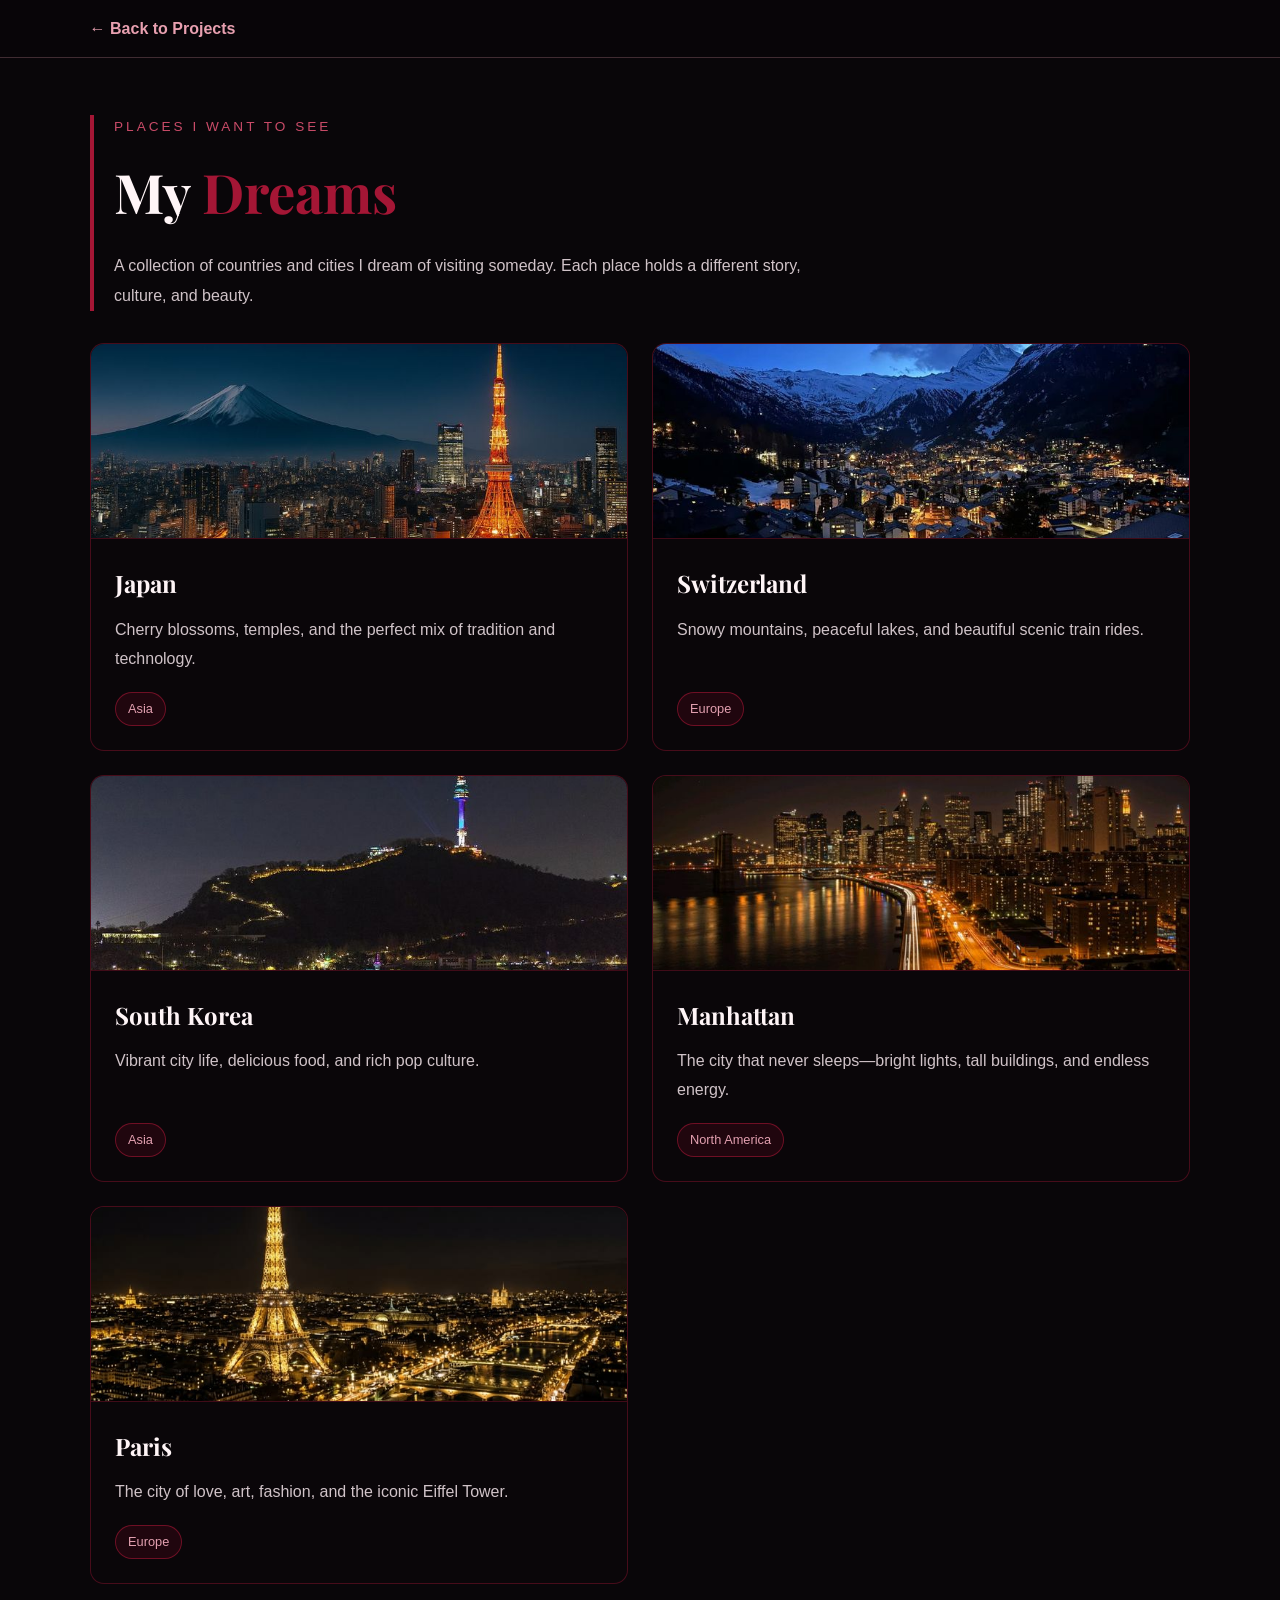
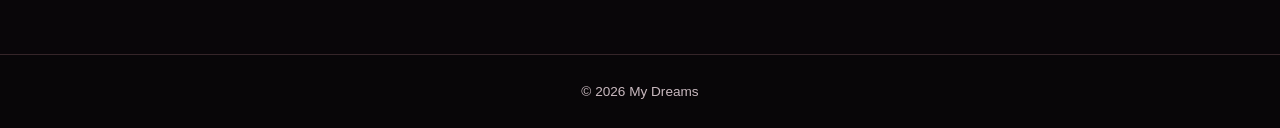
<file: index.html>
<!DOCTYPE html>
<html lang="en">
<head>
    <meta charset="UTF-8">
    <meta name="viewport" content="width=device-width, initial-scale=1.0">
    <title>My Dreams</title>
    <link rel="preconnect" href="https://fonts.googleapis.com">
    <link href="https://fonts.googleapis.com/css2?family=Playfair+Display:wght@400;500;600;700&display=swap" rel="stylesheet">
    <link rel="stylesheet" href="style.css">
</head>
<body style="padding-top: 60px;">

<div style="position: fixed; top: 0; left: 0; width: 100%; padding: 15px 7%; background: rgba(9, 6, 9, 0.95); border-bottom: 1px solid rgba(232, 160, 176, 0.25); z-index: 9999;">
    <a href="https://dyanne-brtz.github.io/MY-PORTFOLIO-ITE/projects.html" style="color: #e8a0b0; text-decoration: none; font-size: 1rem; font-weight: bold; font-family: Arial, sans-serif;">← Back to Projects</a>
</div>

    <main class="page-content">
        <section class="projects-section">
            <div class="projects-header">
                <p class="welcome-text">PLACES I WANT TO SEE</p>
                <h1>My <span>Dreams</span></h1>
                <p class="section-description">
                    A collection of countries and cities I dream of visiting someday. 
                    Each place holds a different story, culture, and beauty.
                </p>
            </div>

            <div class="projects-grid">
                <article class="project-card">
                    <a href="japan.html" style="text-decoration: none; display: block;">
                        <div class="project-image">
                            <img src="japan-cover.jpg" alt="Japan Cover">
                        </div>
                    </a>
                    <div class="project-info">
                        <h2>Japan</h2>
                        <p>Cherry blossoms, temples, and the perfect mix of tradition and technology.</p>
                        <a href="japan.html" class="project-category">Asia</a>
                    </div>
                </article>

                <article class="project-card">
                    <a href="switzerland.html" style="text-decoration: none; display: block;">
                        <div class="project-image">
                            <img src="switzerland-cover.jpg" alt="Switzerland Cover">
                        </div>
                    </a>
                    <div class="project-info">
                        <h2>Switzerland</h2>
                        <p>Snowy mountains, peaceful lakes, and beautiful scenic train rides.</p>
                        <a href="switzerland.html" class="project-category">Europe</a>
                    </div>
                </article>

                <article class="project-card">
                    <a href="south-korea.html" style="text-decoration: none; display: block;">
                        <div class="project-image">
                            <img src="south-korea-cover.jpg" alt="South Korea Cover">
                        </div>
                    </a>
                    <div class="project-info">
                        <h2>South Korea</h2>
                        <p>Vibrant city life, delicious food, and rich pop culture.</p>
                        <a href="south-korea.html" class="project-category">Asia</a>
                    </div>
                </article>

                <article class="project-card">
                    <a href="manhattan.html" style="text-decoration: none; display: block;">
                        <div class="project-image">
                            <img src="manhattan-cover.jpg" alt="Manhattan Cover">
                        </div>
                    </a>
                    <div class="project-info">
                        <h2>Manhattan</h2>
                        <p>The city that never sleeps—bright lights, tall buildings, and endless energy.</p>
                        <a href="manhattan.html" class="project-category">North America</a>
                    </div>
                </article>

                <article class="project-card">
                    <a href="paris.html" style="text-decoration: none; display: block;">
                        <div class="project-image">
                            <img src="paris-cover.jpg" alt="Paris Cover">
                        </div>
                    </a>
                    <div class="project-info">
                        <h2>Paris</h2>
                        <p>The city of love, art, fashion, and the iconic Eiffel Tower.</p>
                        <a href="paris.html" class="project-category">Europe</a>
                    </div>
                </article>
            </div>
        </section>
    </main>

    <footer>
        <p>© 2026 My Dreams</p>
    </footer>
    <script src="theme.js"></script>
</body>
</html>
</file>
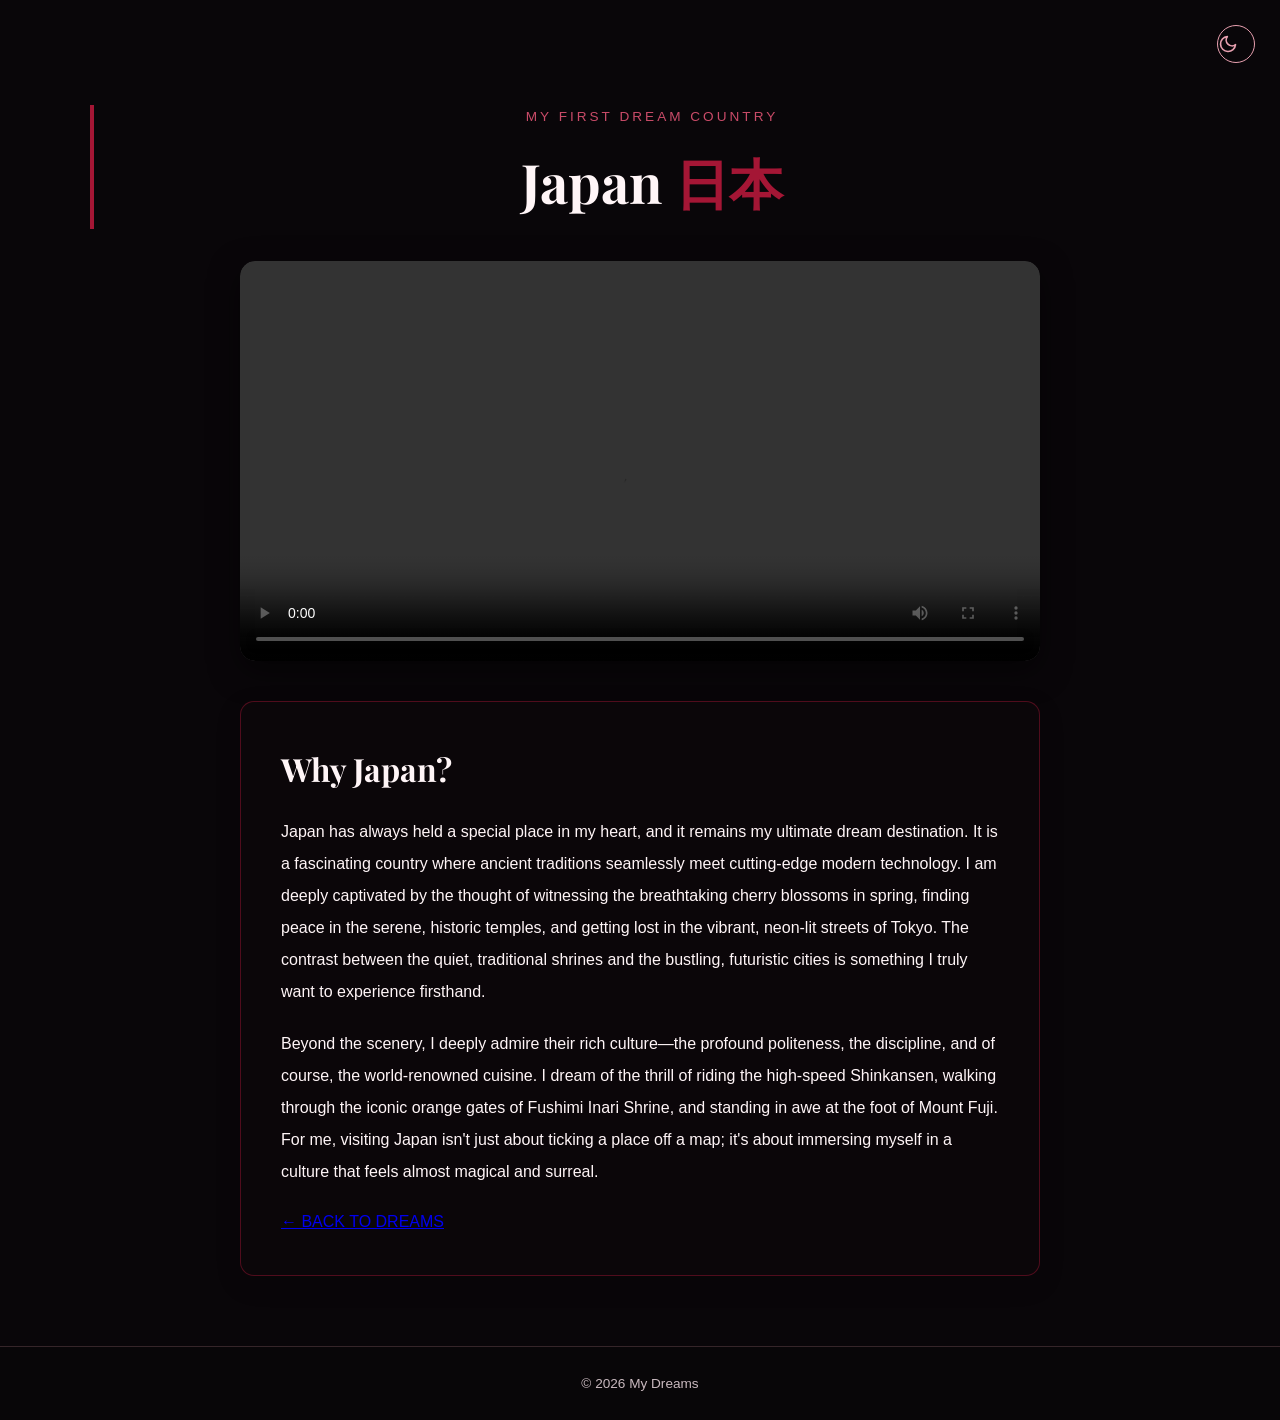
<file: japan.html>
<!DOCTYPE html>
<html lang="en">
<head>
    <meta charset="UTF-8">
    <meta name="viewport" content="width=device-width, initial-scale=1.0">
    <title>My Dream: Japan</title>
    <link rel="preconnect" href="https://fonts.googleapis.com">
    <link href="https://fonts.googleapis.com/css2?family=Playfair+Display:wght@400;500;600;700&display=swap" rel="stylesheet">
    <link rel="stylesheet" href="style.css">
</head>
<body>

<div class="theme-toggle-container">
    <button id="theme-toggle" class="theme-toggle" aria-label="Toggle Theme">
        <svg id="moon-icon" xmlns="http://www.w3.org/2000/svg" width="20" height="20" viewBox="0 0 24 24" fill="none" stroke="currentColor" stroke-width="2" stroke-linecap="round" stroke-linejoin="round"><path d="M21 12.79A9 9 0 1 1 11.21 3 7 7 0 0 0 21 12.79z"></path></svg>
        <svg id="sun-icon" xmlns="http://www.w3.org/2000/svg" width="20" height="20" viewBox="0 0 24 24" fill="none" stroke="currentColor" stroke-width="2" stroke-linecap="round" stroke-linejoin="round" style="display: none;"><circle cx="12" cy="12" r="5"></circle><line x1="12" y1="1" x2="12" y2="3"></line><line x1="12" y1="21" x2="12" y2="23"></line><line x1="4.22" y1="4.22" x2="5.64" y2="5.64"></line><line x1="18.36" y1="18.36" x2="19.78" y2="19.78"></line><line x1="1" y1="12" x2="3" y2="12"></line><line x1="21" y1="12" x2="23" y2="12"></line><line x1="4.22" y1="19.78" x2="5.64" y2="18.36"></line><line x1="18.36" y1="5.64" x2="19.78" y2="4.22"></line></svg>
    </button>
</div>

<main class="page-content" style="padding-top: 50px;">
    <section class="projects-section">
        <div class="projects-header" style="text-align: center;">
            <p class="welcome-text">MY FIRST DREAM COUNTRY</p>
            <h1>Japan <span>日本</span></h1>
        </div>
        <div style="max-width: 800px; margin: 0 auto;">
            <div style="margin-bottom: 40px; border-radius: 15px; overflow: hidden; box-shadow: 0 10px 30px rgba(0,0,0,0.5);">
                <video width="100%" controls style="display: block; width: 100%; border-radius: 15px;">
                    <source src="japan-video.mp4" type="video/mp4">
                </video>
            </div>
            <div class="about-card" style="padding: 40px;">
                <h2 style="font-family: 'Playfair Display', serif; font-size: 2rem; margin-bottom: 20px;">Why Japan?</h2>
                <p style="line-height: 2; margin-bottom: 20px;">
                    Japan has always held a special place in my heart, and it remains my ultimate dream destination. It is a fascinating country where ancient traditions seamlessly meet cutting-edge modern technology. I am deeply captivated by the thought of witnessing the breathtaking cherry blossoms in spring, finding peace in the serene, historic temples, and getting lost in the vibrant, neon-lit streets of Tokyo. The contrast between the quiet, traditional shrines and the bustling, futuristic cities is something I truly want to experience firsthand.
                </p>
                <p style="line-height: 2; margin-bottom: 20px;">
                    Beyond the scenery, I deeply admire their rich culture—the profound politeness, the discipline, and of course, the world-renowned cuisine. I dream of the thrill of riding the high-speed Shinkansen, walking through the iconic orange gates of Fushimi Inari Shrine, and standing in awe at the foot of Mount Fuji. For me, visiting Japan isn't just about ticking a place off a map; it's about immersing myself in a culture that feels almost magical and surreal.
                </p>
                <a href="index.html" class="view-project" style="margin-top: 20px;">← BACK TO DREAMS</a>
            </div>
        </div>
    </section>
</main>
<footer><p>© 2026 My Dreams</p></footer>
<script src="theme.js"></script>
</body>
</html>
</file>
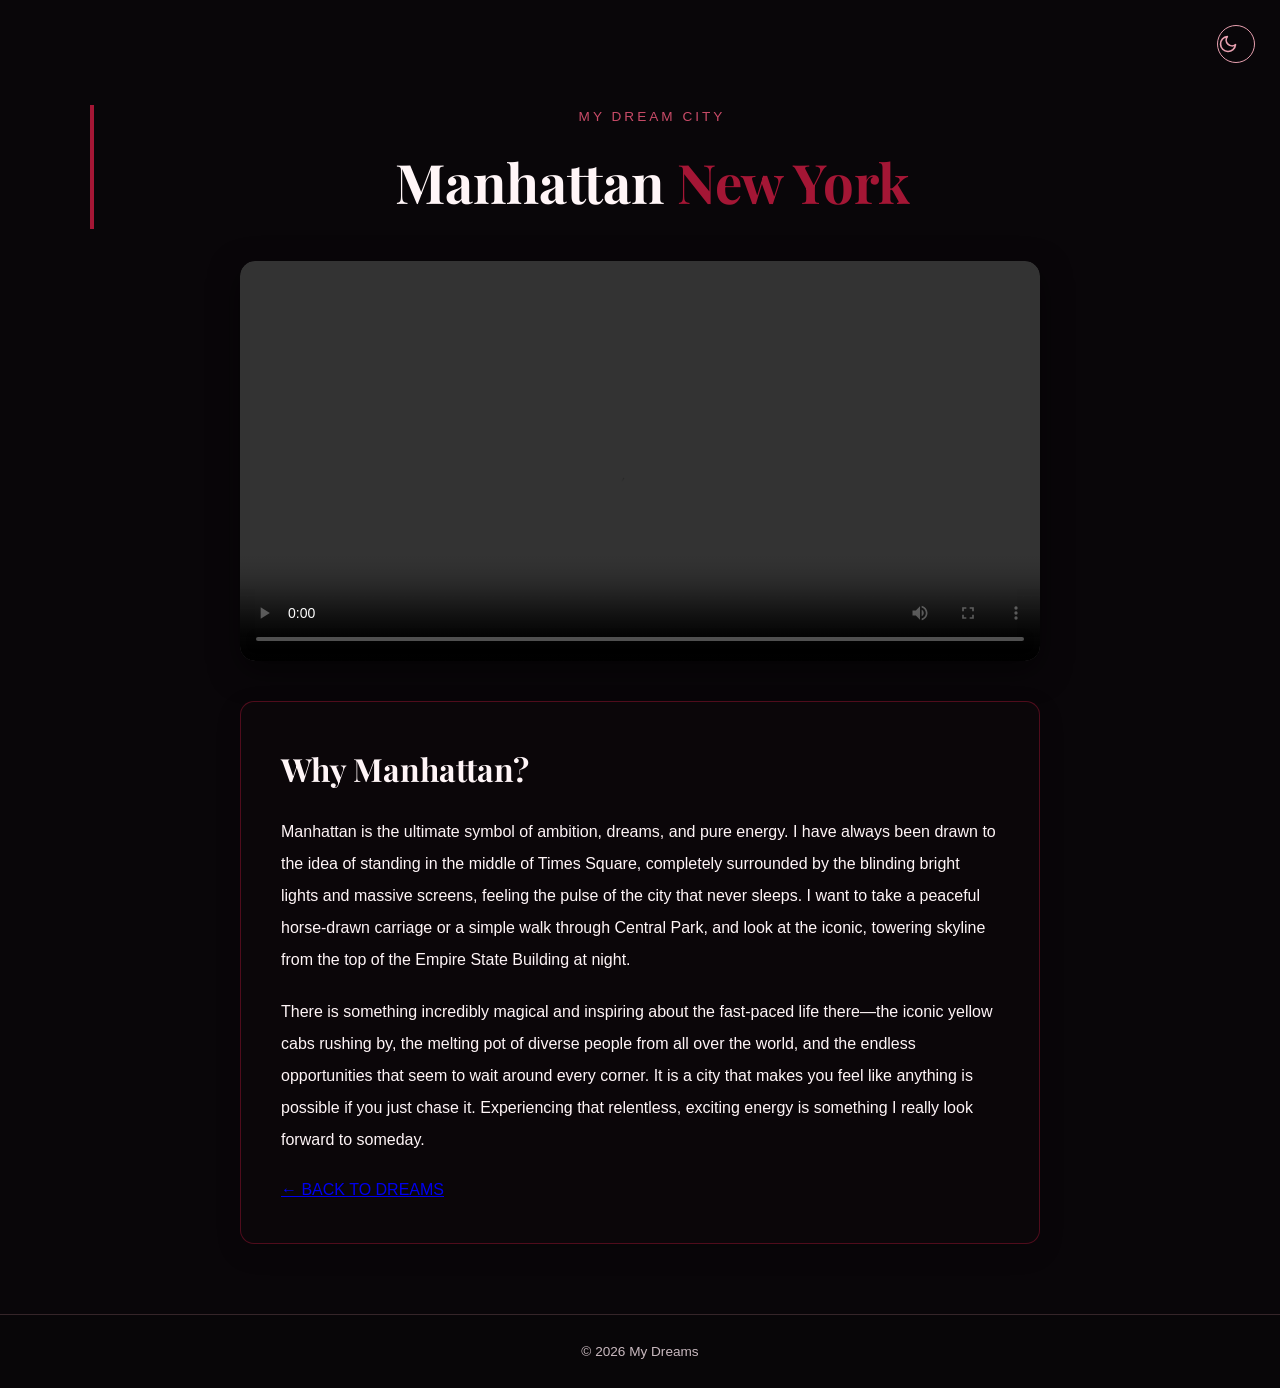
<file: manhattan.html>
<!DOCTYPE html>
<html lang="en">
<head>
    <meta charset="UTF-8">
    <meta name="viewport" content="width=device-width, initial-scale=1.0">
    <title>My Dream: Manhattan</title>
    <link rel="preconnect" href="https://fonts.googleapis.com">
    <link href="https://fonts.googleapis.com/css2?family=Playfair+Display:wght@400;500;600;700&display=swap" rel="stylesheet">
    <link rel="stylesheet" href="style.css">
</head>
<body>

<div class="theme-toggle-container">
    <button id="theme-toggle" class="theme-toggle" aria-label="Toggle Theme">
        <svg id="moon-icon" xmlns="http://www.w3.org/2000/svg" width="20" height="20" viewBox="0 0 24 24" fill="none" stroke="currentColor" stroke-width="2" stroke-linecap="round" stroke-linejoin="round"><path d="M21 12.79A9 9 0 1 1 11.21 3 7 7 0 0 0 21 12.79z"></path></svg>
        <svg id="sun-icon" xmlns="http://www.w3.org/2000/svg" width="20" height="20" viewBox="0 0 24 24" fill="none" stroke="currentColor" stroke-width="2" stroke-linecap="round" stroke-linejoin="round" style="display: none;"><circle cx="12" cy="12" r="5"></circle><line x1="12" y1="1" x2="12" y2="3"></line><line x1="12" y1="21" x2="12" y2="23"></line><line x1="4.22" y1="4.22" x2="5.64" y2="5.64"></line><line x1="18.36" y1="18.36" x2="19.78" y2="19.78"></line><line x1="1" y1="12" x2="3" y2="12"></line><line x1="21" y1="12" x2="23" y2="12"></line><line x1="4.22" y1="19.78" x2="5.64" y2="18.36"></line><line x1="18.36" y1="5.64" x2="19.78" y2="4.22"></line></svg>
    </button>
</div>

<main class="page-content" style="padding-top: 50px;">
    <section class="projects-section">
        <div class="projects-header" style="text-align: center;">
            <p class="welcome-text">MY DREAM CITY</p>
            <h1>Manhattan <span>New York</span></h1>
        </div>
        <div style="max-width: 800px; margin: 0 auto;">
            <div style="margin-bottom: 40px; border-radius: 15px; overflow: hidden; box-shadow: 0 10px 30px rgba(0,0,0,0.5);">
                <video width="100%" controls style="display: block; width: 100%; border-radius: 15px;">
                    <source src="manhattan-video.mp4" type="video/mp4">
                </video>
            </div>
            <div class="about-card" style="padding: 40px;">
                <h2 style="font-family: 'Playfair Display', serif; font-size: 2rem; margin-bottom: 20px;">Why Manhattan?</h2>
                <p style="line-height: 2; margin-bottom: 20px;">
                    Manhattan is the ultimate symbol of ambition, dreams, and pure energy. I have always been drawn to the idea of standing in the middle of Times Square, completely surrounded by the blinding bright lights and massive screens, feeling the pulse of the city that never sleeps. I want to take a peaceful horse-drawn carriage or a simple walk through Central Park, and look at the iconic, towering skyline from the top of the Empire State Building at night.
                </p>
                <p style="line-height: 2; margin-bottom: 20px;">
                    There is something incredibly magical and inspiring about the fast-paced life there—the iconic yellow cabs rushing by, the melting pot of diverse people from all over the world, and the endless opportunities that seem to wait around every corner. It is a city that makes you feel like anything is possible if you just chase it. Experiencing that relentless, exciting energy is something I really look forward to someday.
                </p>
                <a href="index.html" class="view-project" style="margin-top: 20px;">← BACK TO DREAMS</a>
            </div>
        </div>
    </section>
</main>
<footer><p>© 2026 My Dreams</p></footer>
<script src="theme.js"></script>
</body>
</html>
</file>
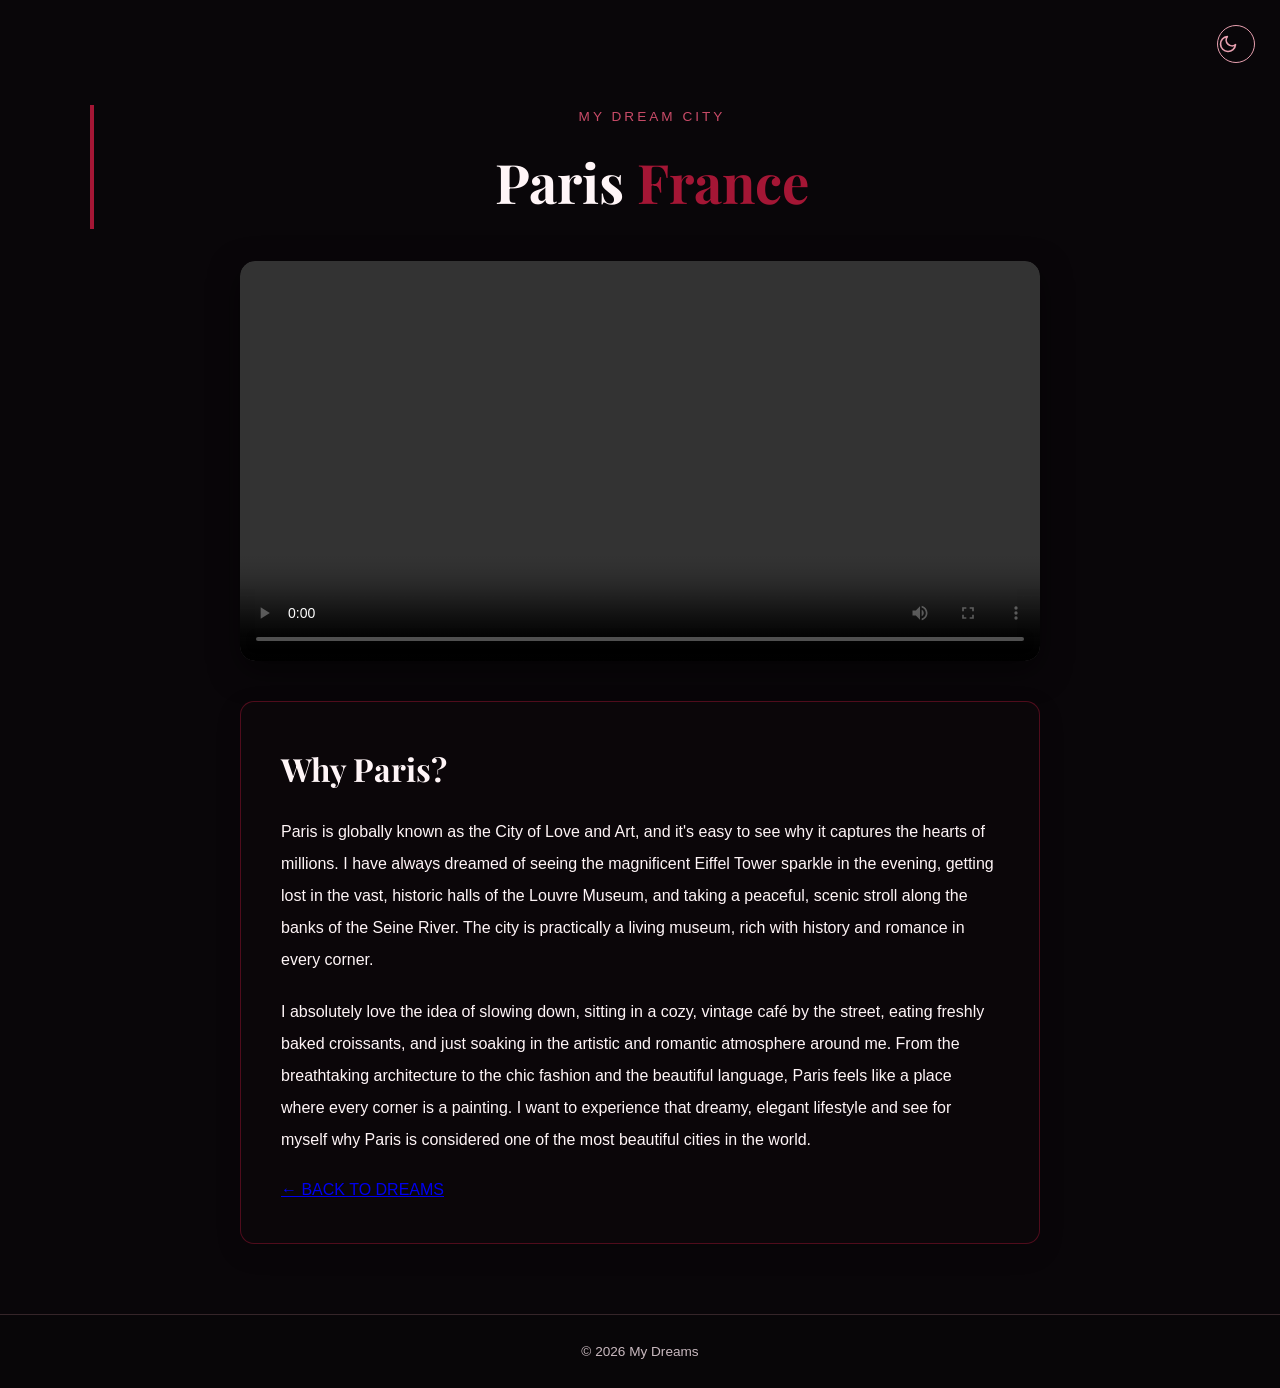
<file: paris.html>
<!DOCTYPE html>
<html lang="en">
<head>
    <meta charset="UTF-8">
    <meta name="viewport" content="width=device-width, initial-scale=1.0">
    <title>My Dream: Paris</title>
    <link rel="preconnect" href="https://fonts.googleapis.com">
    <link href="https://fonts.googleapis.com/css2?family=Playfair+Display:wght@400;500;600;700&display=swap" rel="stylesheet">
    <link rel="stylesheet" href="style.css">
</head>
<body>

<div class="theme-toggle-container">
    <button id="theme-toggle" class="theme-toggle" aria-label="Toggle Theme">
        <svg id="moon-icon" xmlns="http://www.w3.org/2000/svg" width="20" height="20" viewBox="0 0 24 24" fill="none" stroke="currentColor" stroke-width="2" stroke-linecap="round" stroke-linejoin="round"><path d="M21 12.79A9 9 0 1 1 11.21 3 7 7 0 0 0 21 12.79z"></path></svg>
        <svg id="sun-icon" xmlns="http://www.w3.org/2000/svg" width="20" height="20" viewBox="0 0 24 24" fill="none" stroke="currentColor" stroke-width="2" stroke-linecap="round" stroke-linejoin="round" style="display: none;"><circle cx="12" cy="12" r="5"></circle><line x1="12" y1="1" x2="12" y2="3"></line><line x1="12" y1="21" x2="12" y2="23"></line><line x1="4.22" y1="4.22" x2="5.64" y2="5.64"></line><line x1="18.36" y1="18.36" x2="19.78" y2="19.78"></line><line x1="1" y1="12" x2="3" y2="12"></line><line x1="21" y1="12" x2="23" y2="12"></line><line x1="4.22" y1="19.78" x2="5.64" y2="18.36"></line><line x1="18.36" y1="5.64" x2="19.78" y2="4.22"></line></svg>
    </button>
</div>

<main class="page-content" style="padding-top: 50px;">
    <section class="projects-section">
        <div class="projects-header" style="text-align: center;">
            <p class="welcome-text">MY DREAM CITY</p>
            <h1>Paris <span>France</span></h1>
        </div>
        <div style="max-width: 800px; margin: 0 auto;">
            <div style="margin-bottom: 40px; border-radius: 15px; overflow: hidden; box-shadow: 0 10px 30px rgba(0,0,0,0.5);">
                <video width="100%" controls style="display: block; width: 100%; border-radius: 15px;">
                    <source src="paris-video.mp4" type="video/mp4">
                </video>
            </div>
            <div class="about-card" style="padding: 40px;">
                <h2 style="font-family: 'Playfair Display', serif; font-size: 2rem; margin-bottom: 20px;">Why Paris?</h2>
                <p style="line-height: 2; margin-bottom: 20px;">
                    Paris is globally known as the City of Love and Art, and it's easy to see why it captures the hearts of millions. I have always dreamed of seeing the magnificent Eiffel Tower sparkle in the evening, getting lost in the vast, historic halls of the Louvre Museum, and taking a peaceful, scenic stroll along the banks of the Seine River. The city is practically a living museum, rich with history and romance in every corner.
                </p>
                <p style="line-height: 2; margin-bottom: 20px;">
                    I absolutely love the idea of slowing down, sitting in a cozy, vintage café by the street, eating freshly baked croissants, and just soaking in the artistic and romantic atmosphere around me. From the breathtaking architecture to the chic fashion and the beautiful language, Paris feels like a place where every corner is a painting. I want to experience that dreamy, elegant lifestyle and see for myself why Paris is considered one of the most beautiful cities in the world.
                </p>
                <a href="index.html" class="view-project" style="margin-top: 20px;">← BACK TO DREAMS</a>
            </div>
        </div>
    </section>
</main>
<footer><p>© 2026 My Dreams</p></footer>
<script src="theme.js"></script>
</body>
</html>
</file>
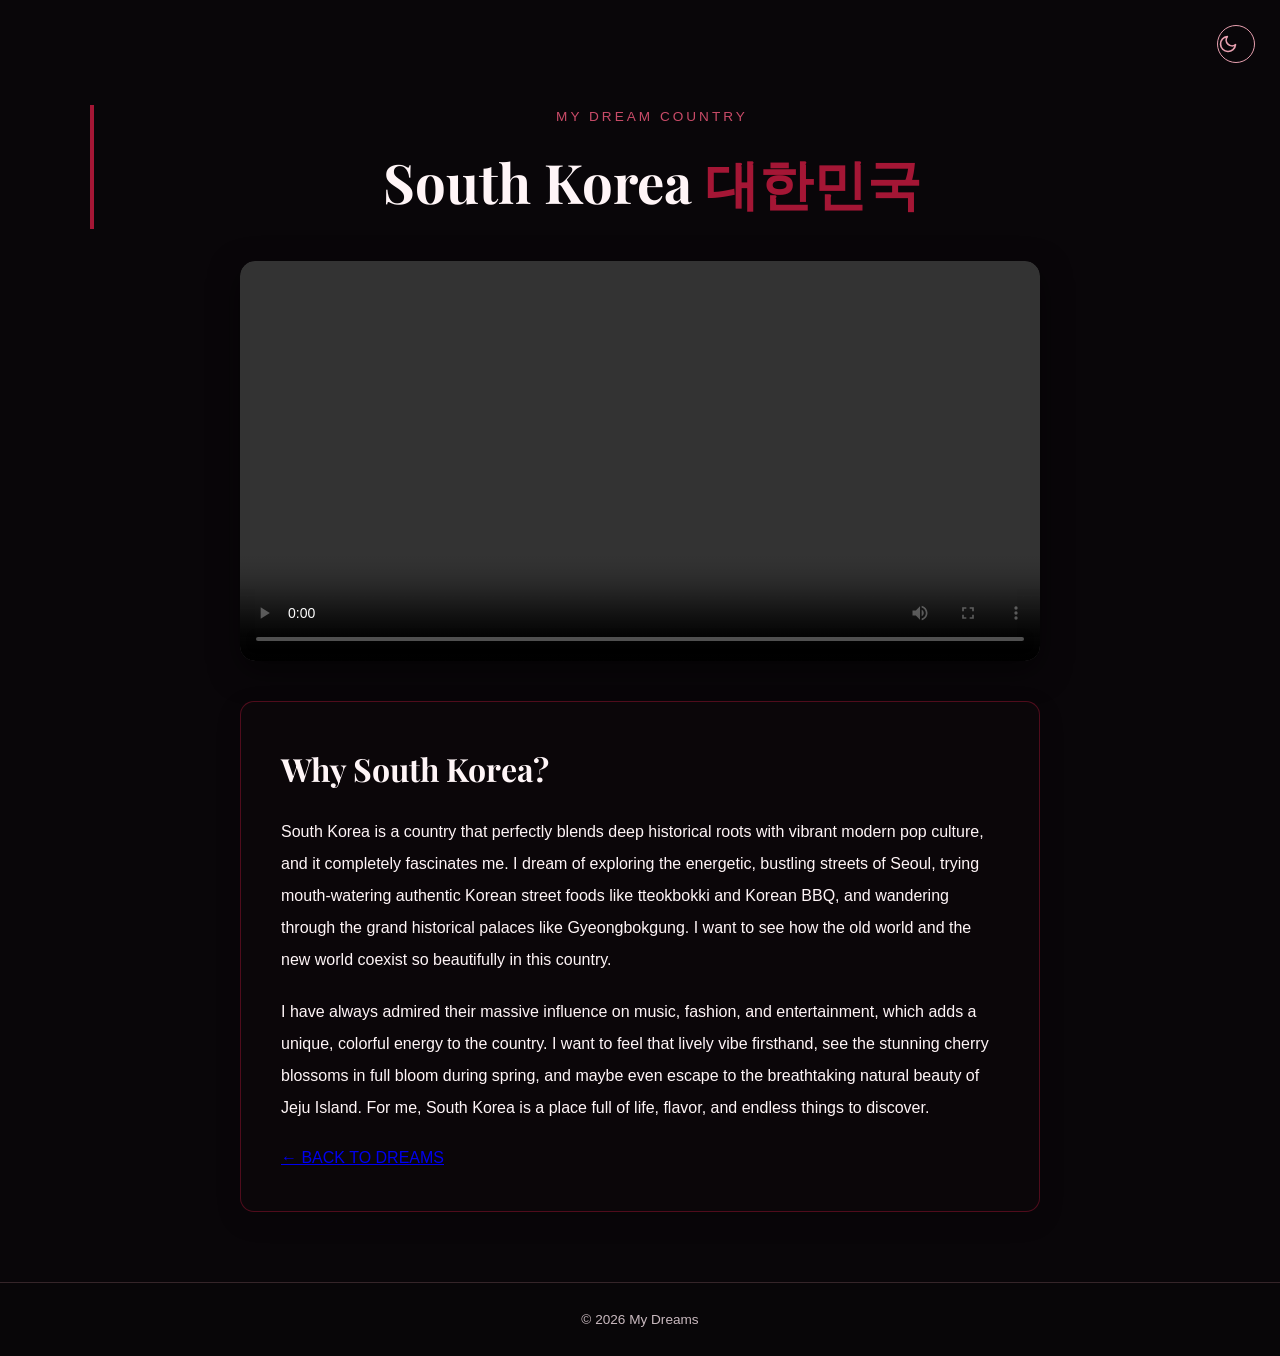
<file: south-korea.html>
<!DOCTYPE html>
<html lang="en">
<head>
    <meta charset="UTF-8">
    <meta name="viewport" content="width=device-width, initial-scale=1.0">
    <title>My Dream: South Korea</title>
    <link rel="preconnect" href="https://fonts.googleapis.com">
    <link href="https://fonts.googleapis.com/css2?family=Playfair+Display:wght@400;500;600;700&display=swap" rel="stylesheet">
    <link rel="stylesheet" href="style.css">
</head>
<body>

<div class="theme-toggle-container">
    <button id="theme-toggle" class="theme-toggle" aria-label="Toggle Theme">
        <svg id="moon-icon" xmlns="http://www.w3.org/2000/svg" width="20" height="20" viewBox="0 0 24 24" fill="none" stroke="currentColor" stroke-width="2" stroke-linecap="round" stroke-linejoin="round"><path d="M21 12.79A9 9 0 1 1 11.21 3 7 7 0 0 0 21 12.79z"></path></svg>
        <svg id="sun-icon" xmlns="http://www.w3.org/2000/svg" width="20" height="20" viewBox="0 0 24 24" fill="none" stroke="currentColor" stroke-width="2" stroke-linecap="round" stroke-linejoin="round" style="display: none;"><circle cx="12" cy="12" r="5"></circle><line x1="12" y1="1" x2="12" y2="3"></line><line x1="12" y1="21" x2="12" y2="23"></line><line x1="4.22" y1="4.22" x2="5.64" y2="5.64"></line><line x1="18.36" y1="18.36" x2="19.78" y2="19.78"></line><line x1="1" y1="12" x2="3" y2="12"></line><line x1="21" y1="12" x2="23" y2="12"></line><line x1="4.22" y1="19.78" x2="5.64" y2="18.36"></line><line x1="18.36" y1="5.64" x2="19.78" y2="4.22"></line></svg>
    </button>
</div>

<main class="page-content" style="padding-top: 50px;">
    <section class="projects-section">
        <div class="projects-header" style="text-align: center;">
            <p class="welcome-text">MY DREAM COUNTRY</p>
            <h1>South Korea <span>대한민국</span></h1>
        </div>
        <div style="max-width: 800px; margin: 0 auto;">
            <div style="margin-bottom: 40px; border-radius: 15px; overflow: hidden; box-shadow: 0 10px 30px rgba(0,0,0,0.5);">
                <video width="100%" controls style="display: block; width: 100%; border-radius: 15px;">
                    <source src="south-korea-video.mp4" type="video/mp4">
                </video>
            </div>
            <div class="about-card" style="padding: 40px;">
                <h2 style="font-family: 'Playfair Display', serif; font-size: 2rem; margin-bottom: 20px;">Why South Korea?</h2>
                <p style="line-height: 2; margin-bottom: 20px;">
                    South Korea is a country that perfectly blends deep historical roots with vibrant modern pop culture, and it completely fascinates me. I dream of exploring the energetic, bustling streets of Seoul, trying mouth-watering authentic Korean street foods like tteokbokki and Korean BBQ, and wandering through the grand historical palaces like Gyeongbokgung. I want to see how the old world and the new world coexist so beautifully in this country.
                </p>
                <p style="line-height: 2; margin-bottom: 20px;">
                    I have always admired their massive influence on music, fashion, and entertainment, which adds a unique, colorful energy to the country. I want to feel that lively vibe firsthand, see the stunning cherry blossoms in full bloom during spring, and maybe even escape to the breathtaking natural beauty of Jeju Island. For me, South Korea is a place full of life, flavor, and endless things to discover.
                </p>
                <a href="index.html" class="view-project" style="margin-top: 20px;">← BACK TO DREAMS</a>
            </div>
        </div>
    </section>
</main>
<footer><p>© 2026 My Dreams</p></footer>
<script src="theme.js"></script>
</body>
</html>
</file>
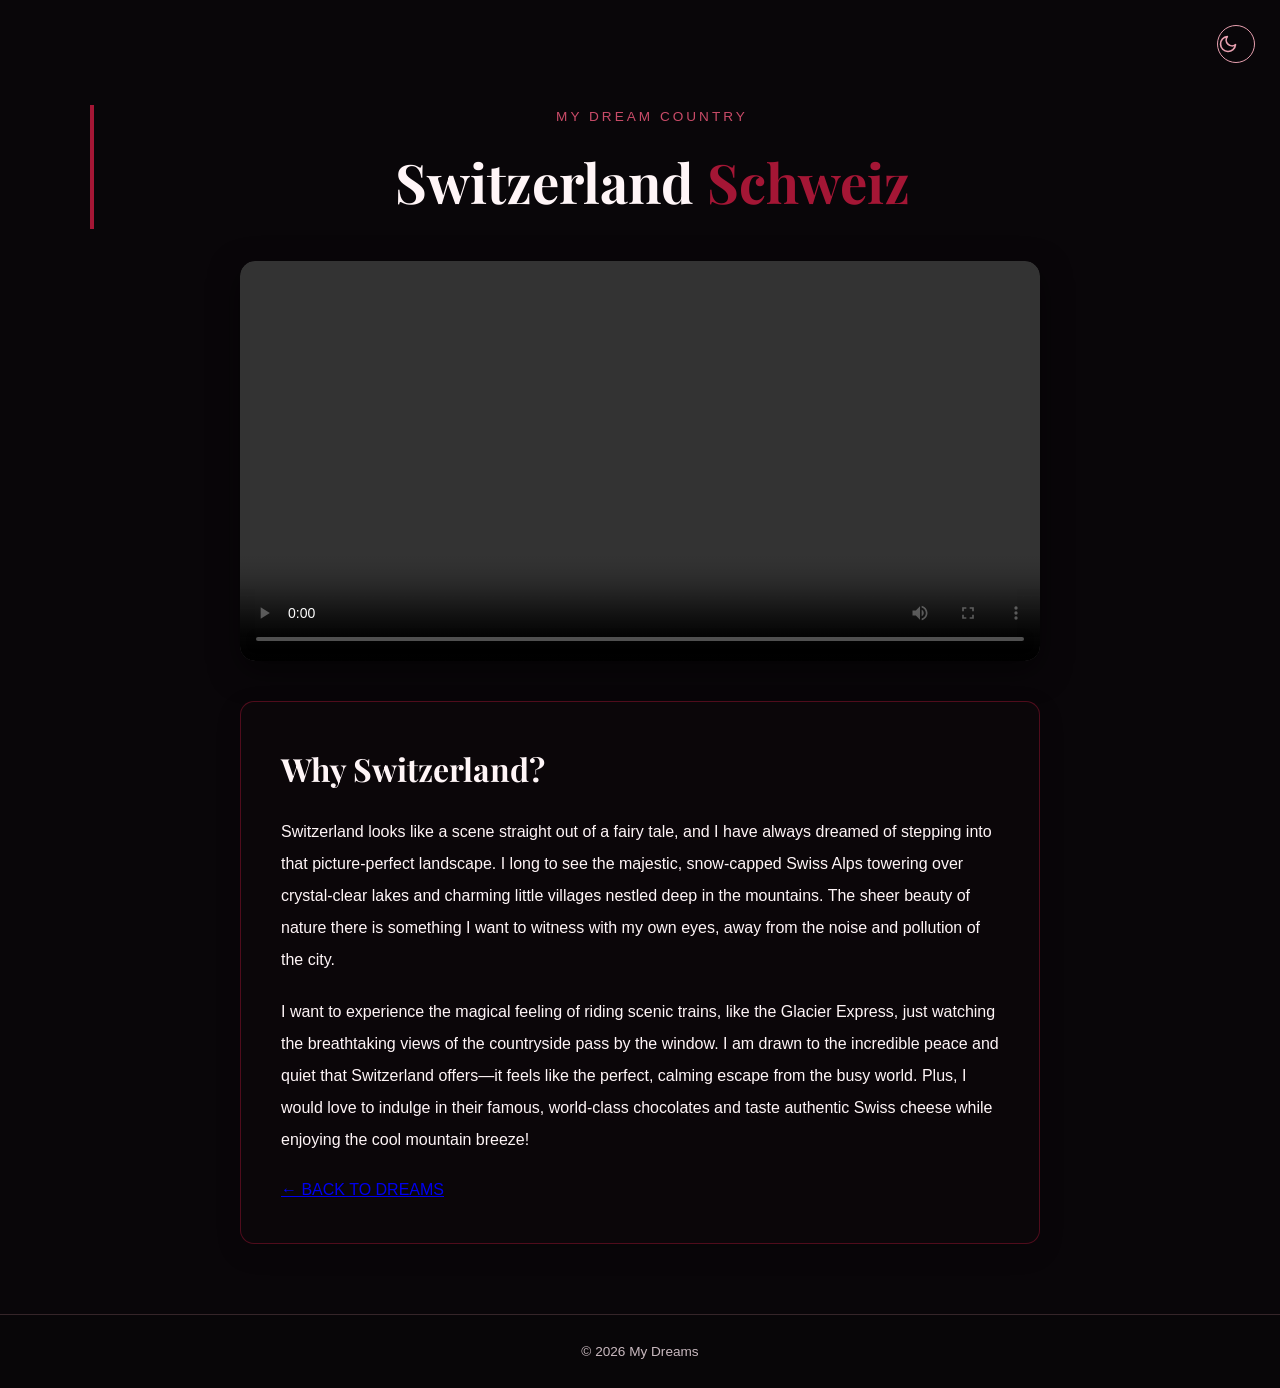
<file: switzerland.html>
<!DOCTYPE html>
<html lang="en">
<head>
    <meta charset="UTF-8">
    <meta name="viewport" content="width=device-width, initial-scale=1.0">
    <title>My Dream: Switzerland</title>
    <link rel="preconnect" href="https://fonts.googleapis.com">
    <link href="https://fonts.googleapis.com/css2?family=Playfair+Display:wght@400;500;600;700&display=swap" rel="stylesheet">
    <link rel="stylesheet" href="style.css">
</head>
<body>

<div class="theme-toggle-container">
    <button id="theme-toggle" class="theme-toggle" aria-label="Toggle Theme">
        <svg id="moon-icon" xmlns="http://www.w3.org/2000/svg" width="20" height="20" viewBox="0 0 24 24" fill="none" stroke="currentColor" stroke-width="2" stroke-linecap="round" stroke-linejoin="round"><path d="M21 12.79A9 9 0 1 1 11.21 3 7 7 0 0 0 21 12.79z"></path></svg>
        <svg id="sun-icon" xmlns="http://www.w3.org/2000/svg" width="20" height="20" viewBox="0 0 24 24" fill="none" stroke="currentColor" stroke-width="2" stroke-linecap="round" stroke-linejoin="round" style="display: none;"><circle cx="12" cy="12" r="5"></circle><line x1="12" y1="1" x2="12" y2="3"></line><line x1="12" y1="21" x2="12" y2="23"></line><line x1="4.22" y1="4.22" x2="5.64" y2="5.64"></line><line x1="18.36" y1="18.36" x2="19.78" y2="19.78"></line><line x1="1" y1="12" x2="3" y2="12"></line><line x1="21" y1="12" x2="23" y2="12"></line><line x1="4.22" y1="19.78" x2="5.64" y2="18.36"></line><line x1="18.36" y1="5.64" x2="19.78" y2="4.22"></line></svg>
    </button>
</div>

<main class="page-content" style="padding-top: 50px;">
    <section class="projects-section">
        <div class="projects-header" style="text-align: center;">
            <p class="welcome-text">MY DREAM COUNTRY</p>
            <h1>Switzerland <span>Schweiz</span></h1>
        </div>
        <div style="max-width: 800px; margin: 0 auto;">
            <div style="margin-bottom: 40px; border-radius: 15px; overflow: hidden; box-shadow: 0 10px 30px rgba(0,0,0,0.5);">
                <video width="100%" controls style="display: block; width: 100%; border-radius: 15px;">
                    <source src="switzerland-video.mp4" type="video/mp4">
                </video>
            </div>
            <div class="about-card" style="padding: 40px;">
                <h2 style="font-family: 'Playfair Display', serif; font-size: 2rem; margin-bottom: 20px;">Why Switzerland?</h2>
                <p style="line-height: 2; margin-bottom: 20px;">
                    Switzerland looks like a scene straight out of a fairy tale, and I have always dreamed of stepping into that picture-perfect landscape. I long to see the majestic, snow-capped Swiss Alps towering over crystal-clear lakes and charming little villages nestled deep in the mountains. The sheer beauty of nature there is something I want to witness with my own eyes, away from the noise and pollution of the city.
                </p>
                <p style="line-height: 2; margin-bottom: 20px;">
                    I want to experience the magical feeling of riding scenic trains, like the Glacier Express, just watching the breathtaking views of the countryside pass by the window. I am drawn to the incredible peace and quiet that Switzerland offers—it feels like the perfect, calming escape from the busy world. Plus, I would love to indulge in their famous, world-class chocolates and taste authentic Swiss cheese while enjoying the cool mountain breeze!
                </p>
                <a href="index.html" class="view-project" style="margin-top: 20px;">← BACK TO DREAMS</a>
            </div>
        </div>
    </section>
</main>
<footer><p>© 2026 My Dreams</p></footer>
<script src="theme.js"></script>
</body>
</html>
</file>
<file: style.css>
* {
    margin: 0;
    padding: 0;
    box-sizing: border-box;
}

:root {
    --black: #090609;
    --dark-red: #650b20;
    --red: #a41635;
    --pink: #e8a0b0;
    --white: #fff5f7;
    --muted: #c9b9bf;
    --glass: rgba(15, 7, 12, 0.82);
}

html {
    scroll-behavior: smooth;
}

body {
    min-height: 100vh;
    font-family: Arial, Helvetica, sans-serif;
    color: var(--white);
    background-color: var(--black);
    line-height: 1.7;
}

body.light-mode {
    background-color: #f4f4f9 !important;
    color: #1a1a1a !important;
}

.navbar {
    width: 100%;
    padding: 18px 7%;
    display: flex;
    justify-content: space-between;
    align-items: center;
    flex-wrap: wrap;
    gap: 15px;
    background: rgba(9, 6, 9, 0.92);
    border-bottom: 1px solid rgba(232, 160, 176, 0.25);
}

body.light-mode .navbar {
    background: rgba(255, 255, 255, 0.95) !important;
    border-bottom: 1px solid rgba(164, 22, 53, 0.2) !important;
}

.logo {
    color: var(--pink);
    font-size: 1.3rem;
    font-weight: bold;
    letter-spacing: 2px;
    text-decoration: none;
}

body.light-mode .logo { color: #a41635 !important; }

.projects-section {
    width: min(1100px, 90%);
    margin: 0 auto;
    padding: 55px 0 70px;
}

.projects-header {
    margin-bottom: 32px;
    padding-left: 20px;
    border-left: 4px solid #a41635;
}

.projects-header .welcome-text {
    color: #c94b68;
    font-size: 0.85rem;
    letter-spacing: 3px;
    margin-bottom: 8px;
}

.projects-header h1 {
    font-family: 'Playfair Display', serif;
    color: #fff5f7;
    font-size: clamp(2.3rem, 5vw, 3.4rem);
    margin: 0 0 12px;
}

body.light-mode .projects-header h1 { color: #1a1a1a !important; }
.projects-header h1 span { color: #a41635; }

.section-description {
    max-width: 720px;
    color: #d0c3c8;
    line-height: 1.9;
}

body.light-mode .section-description { color: #555 !important; }

.projects-grid {
    display: grid;
    grid-template-columns: repeat(2, minmax(0, 1fr));
    gap: 24px;
    align-items: stretch;
}

.project-card {
    display: flex;
    flex-direction: column;
    background: rgba(12, 7, 10, 0.90);
    border: 1px solid rgba(164, 22, 53, 0.4);
    border-radius: 14px;
    overflow: hidden;
    transition: transform 0.25s ease, border-color 0.25s ease;
}

body.light-mode .project-card {
    background: #ffffff !important;
    border-color: rgba(164, 22, 53, 0.3) !important;
}

.project-card:hover {
    border-color: var(--pink);
    transform: translateY(-5px);
}

.project-image {
    width: 100%;
    height: 195px;
    flex-shrink: 0;
    overflow: hidden;
    border-bottom: 1px solid rgba(164, 22, 53, 0.35);
}

.project-image img {
    display: block;
    width: 100%;
    height: 100%;
    object-fit: cover;
}

.project-info {
    padding: 24px;
    display: flex;
    flex-direction: column;
    flex-grow: 1;
}

.project-info h2 {
    margin-bottom: 12px;
    color: #fff5f7;
    font-family: 'Playfair Display', Georgia, serif;
}

body.light-mode .project-info h2 { color: #1a1a1a !important; }

.project-info > p {
    margin-bottom: 18px;
    color: #d0c3c8;
    line-height: 1.8;
    flex-grow: 1;
}

body.light-mode .project-info > p { color: #333 !important; }

.project-category {
    display: inline-block;
    padding: 5px 12px;
    color: #e2a0b0;
    font-size: 0.8rem;
    text-decoration: none;
    background: rgba(101, 11, 32, 0.25);
    border: 1px solid rgba(164, 22, 53, 0.6);
    border-radius: 20px;
    transition: 0.3s;
    align-self: flex-start;
}

body.light-mode .project-category {
    background: rgba(164, 22, 53, 0.1) !important;
    border: 1px solid rgba(164, 22, 53, 0.4) !important;
    color: #a41635 !important;
}

.project-category:hover { background: #a41635; color: #fff; }

.about-card {
    padding: 40px;
    background: rgba(12, 7, 10, 0.88);
    border: 1px solid rgba(164, 22, 53, 0.45);
    border-radius: 14px;
    box-shadow: 0 8px 25px rgba(0, 0, 0, 0.18);
}

body.light-mode .about-card { 
    background: #ffffff !important; 
    border-color: rgba(164, 22, 53, 0.3) !important;
}

body.light-mode .about-card p { color: #333 !important; }
body.light-mode .about-card h2 { color: #1a1a1a !important; }

footer {
    padding: 25px 15px;
    color: var(--muted);
    text-align: center;
    background: rgba(9, 6, 9, 0.85);
    border-top: 1px solid rgba(232, 160, 176, 0.2);
    font-size: 0.85rem;
}

body.light-mode footer { background: #fff !important; color: #555 !important; }

@media (max-width: 700px) {
    .projects-grid { grid-template-columns: 1fr; }
}

.theme-toggle-container {
    position: fixed;
    top: 25px;
    right: 25px;
    z-index: 999;
}

.theme-toggle {
    background: transparent;
    border: 1px solid var(--pink);
    color: var(--pink);
    width: 38px;
    height: 38px;
    border-radius: 50%;
}

de.pin-page .pin-card .footer-text,
body.light-mode.pin-page #pin-form label {
    color: #555 !important;
}

body.light-mode.pin-page #pin-input {
    background: rgba(255, 255, 255, 0.9) !important;
    border: 1px solid #a41635 !important;
    color: #1a1a1a !important;
}
    border-radius: 6px;
    transition: 0.3s;
}

.view-project:hover {
    background: #a41635;
    color: #ffffff;
}

body.light-mode .view-project {
    background: #a41635;
    color: #ffffff;
}
</file>
